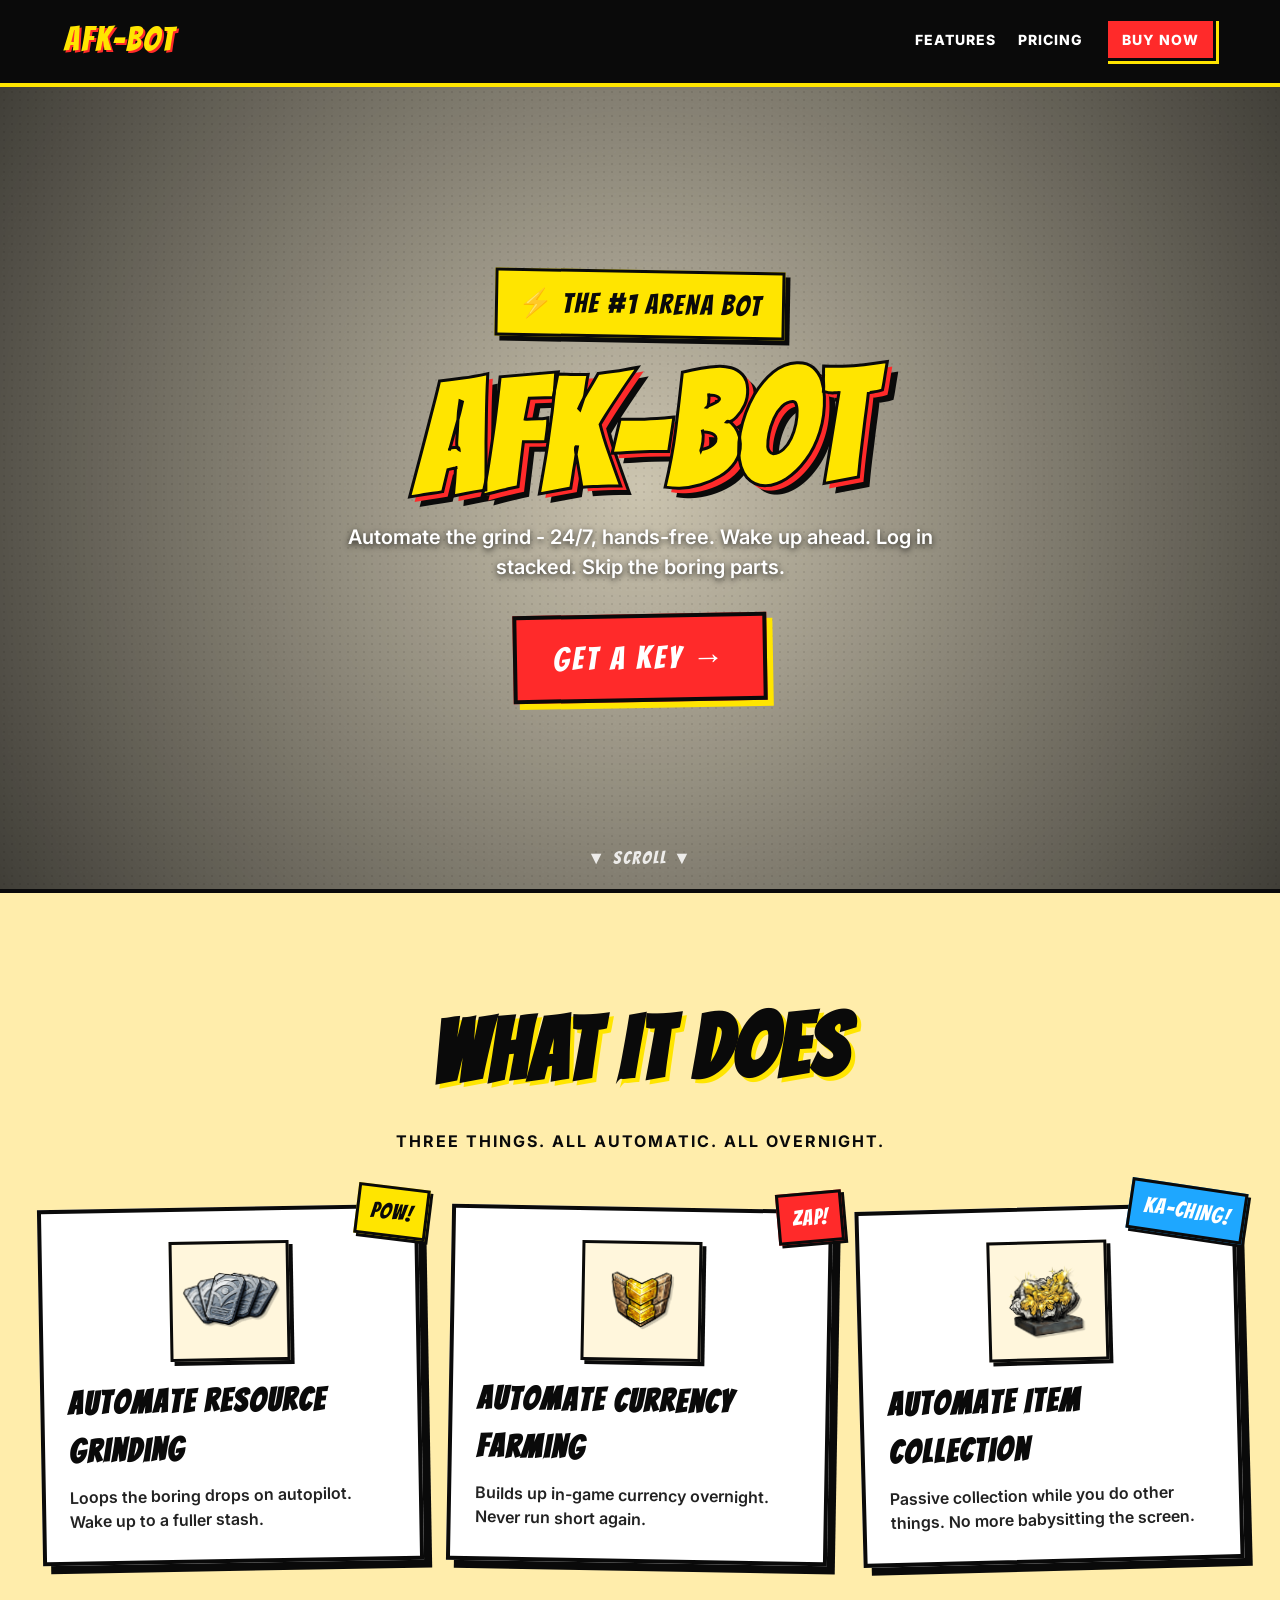
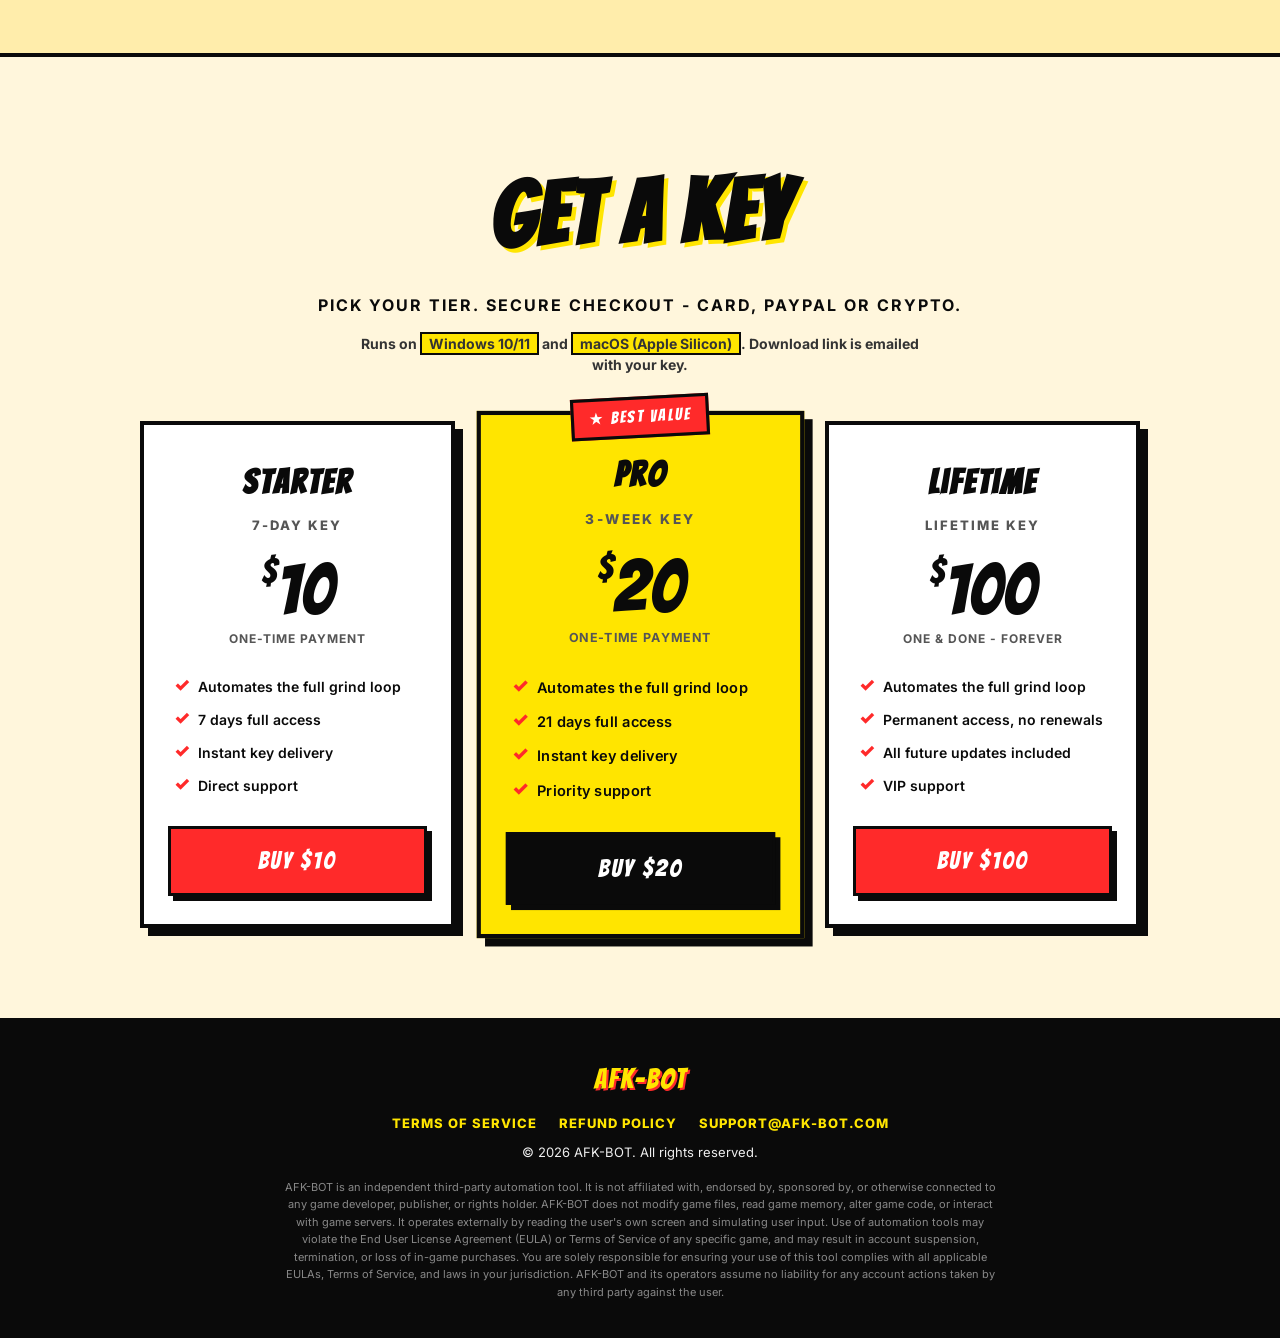
<file: index.html>
<!DOCTYPE html>
<html lang="en">
<head>
<meta charset="UTF-8" />
<meta name="viewport" content="width=device-width, initial-scale=1.0" />
<title>AFK-BOT - Automate the Grind</title>
<meta name="description" content="AFK-BOT: the ultimate arena automation tool. Automate repetitive in-game tasks - 24/7, hands-free." />
<link rel="preconnect" href="https://fonts.googleapis.com">
<link rel="preconnect" href="https://fonts.gstatic.com" crossorigin>
<link href="https://fonts.googleapis.com/css2?family=Bangers&family=Bungee&family=Permanent+Marker&family=Inter:wght@400;600;800&display=swap" rel="stylesheet">
<style>
  /* ============================================
     CONFIG — Komerza checkout overlay.
     Buy buttons carry data-kmrza-product-id and
     data-kmrza-variant-id. The Komerza embed script at
     the bottom of <body> binds them on Komerza.init()
     and opens the checkout overlay. The IDs come from
     the Komerza dashboard (product "afk bot", variants
     Starter/Pro/Lifetime); keep the prices below in
     sync with the variant prices there.
     ============================================ */
  :root {
    --yellow: #FFE500;
    --red: #FF2A2A;
    --blue: #1EA7FF;
    --pink: #FF3DB4;
    --ink: #0A0A0A;
    --paper: #FFF6DC;
    --paper-2: #FFEDAB;
    --border-w: 4px;
  }
  * { box-sizing: border-box; margin: 0; padding: 0; }
  html { scroll-behavior: smooth; }
  body {
    font-family: 'Inter', system-ui, sans-serif;
    background: var(--paper);
    color: var(--ink);
    overflow-x: hidden;
    line-height: 1.5;
  }
  /* Halftone overlay for a subtle comic texture */
  body::before {
    content: "";
    position: fixed;
    inset: 0;
    background-image: radial-gradient(rgba(10,10,10,0.08) 1px, transparent 1.4px);
    background-size: 8px 8px;
    pointer-events: none;
    z-index: 0;
  }
  main, nav, footer { position: relative; z-index: 1; }
  /* ============================================
     NAV
     ============================================ */
  nav {
    position: sticky;
    top: 0;
    z-index: 50;
    background: var(--ink);
    border-bottom: var(--border-w) solid var(--ink);
    box-shadow: 0 4px 0 var(--yellow);
  }
  .nav-inner {
    max-width: 1200px;
    margin: 0 auto;
    padding: 14px 24px;
    display: flex;
    align-items: center;
    justify-content: space-between;
    gap: 16px;
  }
  .logo {
    font-family: 'Bangers', 'Bungee', sans-serif;
    font-size: 34px;
    letter-spacing: 2px;
    color: var(--yellow);
    text-shadow: 2px 2px 0 var(--red);
    user-select: none;
  }
  .nav-links { display: flex; gap: 22px; align-items: center; }
  .nav-links a {
    color: #fff;
    text-decoration: none;
    font-weight: 800;
    font-size: 14px;
    letter-spacing: 1px;
    text-transform: uppercase;
  }
  .nav-links a:hover { color: var(--yellow); }
  .nav-cta {
    background: var(--red);
    color: #fff !important;
    padding: 8px 14px;
    border: 3px solid var(--ink);
    box-shadow: 3px 3px 0 var(--yellow);
    transition: transform .1s;
  }
  .nav-cta:hover { transform: translate(-2px,-2px); box-shadow: 5px 5px 0 var(--yellow); color: #fff !important; }
  @media (max-width: 600px) {
    .nav-links a:not(.nav-cta) { display: none; }
    .logo { font-size: 26px; }
  }
  /* ============================================
     HERO
     ============================================ */
  .hero {
    position: relative;
    min-height: 90vh;
    overflow: hidden;
    display: flex;
    align-items: center;
    justify-content: center;
    text-align: center;
    border-bottom: var(--border-w) solid var(--ink);
  }
  .hero video {
    position: absolute;
    inset: 0;
    width: 100%;
    height: 100%;
    object-fit: cover;
    z-index: 0;
  }
  .hero::after {
    content: "";
    position: absolute;
    inset: 0;
    background:
      radial-gradient(circle at center, rgba(0,0,0,0.2), rgba(0,0,0,0.75)),
      radial-gradient(rgba(255,255,255,0.06) 1px, transparent 1.2px) 0 0 / 6px 6px;
    z-index: 1;
  }
  .hero-inner {
    position: relative;
    z-index: 2;
    padding: 80px 24px;
    max-width: 1000px;
  }
  .hero h1 {
    font-family: 'Bangers', sans-serif;
    font-size: clamp(56px, 12vw, 160px);
    line-height: .9;
    letter-spacing: 3px;
    color: var(--yellow);
    -webkit-text-stroke: 3px var(--ink);
    text-shadow:
      5px 5px 0 var(--red),
      10px 10px 0 var(--ink);
    transform: rotate(-2deg);
    margin-bottom: 18px;
  }
  .hero .tag {
    display: inline-block;
    background: var(--yellow);
    color: var(--ink);
    padding: 10px 20px;
    border: 3px solid var(--ink);
    box-shadow: 5px 5px 0 var(--ink);
    font-family: 'Bangers', sans-serif;
    font-size: clamp(18px, 2.2vw, 28px);
    letter-spacing: 2px;
    transform: rotate(1deg);
    margin-bottom: 28px;
  }
  .hero p.sub {
    color: #fff;
    font-size: clamp(15px, 1.6vw, 20px);
    max-width: 620px;
    margin: 0 auto 32px;
    font-weight: 600;
    text-shadow: 0 2px 6px rgba(0,0,0,0.8);
  }
  .btn-big {
    display: inline-block;
    background: var(--red);
    color: #fff;
    font-family: 'Bangers', sans-serif;
    font-size: 32px;
    letter-spacing: 3px;
    padding: 16px 36px;
    border: 4px solid var(--ink);
    box-shadow: 6px 6px 0 var(--yellow);
    text-decoration: none;
    transform: rotate(-1deg);
    transition: transform .1s, box-shadow .1s;
  }
  .btn-big:hover {
    transform: rotate(-1deg) translate(-3px,-3px);
    box-shadow: 9px 9px 0 var(--yellow);
  }
  .scroll-hint {
    position: absolute;
    bottom: 18px;
    left: 50%;
    transform: translateX(-50%);
    color: #fff;
    font-family: 'Bangers', sans-serif;
    letter-spacing: 2px;
    font-size: 18px;
    z-index: 2;
    opacity: .85;
    animation: bounce 1.6s infinite;
  }
  @keyframes bounce {
    0%, 100% { transform: translate(-50%, 0); }
    50% { transform: translate(-50%, 8px); }
  }
  /* ============================================
     SECTIONS
     ============================================ */
  section {
    padding: 90px 24px;
    border-bottom: var(--border-w) solid var(--ink);
    position: relative;
  }
  .container {
    max-width: 1200px;
    margin: 0 auto;
  }
  .section-title {
    font-family: 'Bangers', sans-serif;
    font-size: clamp(44px, 7vw, 88px);
    letter-spacing: 2px;
    color: var(--ink);
    text-align: center;
    transform: rotate(-1deg);
    margin-bottom: 14px;
    text-shadow: 4px 4px 0 var(--yellow);
  }
  .section-sub {
    text-align: center;
    font-weight: 700;
    font-size: 16px;
    text-transform: uppercase;
    letter-spacing: 2px;
    color: var(--ink);
    margin-bottom: 54px;
  }
  /* ============================================
     FEATURES — comic panels
     ============================================ */
  #features { background: var(--paper-2); }
  .panels {
    display: grid;
    grid-template-columns: repeat(auto-fit, minmax(260px, 1fr));
    gap: 28px;
  }
  .panel {
    background: #fff;
    border: var(--border-w) solid var(--ink);
    box-shadow: 8px 8px 0 var(--ink);
    padding: 30px 24px 28px;
    position: relative;
    transition: transform .15s, box-shadow .15s;
  }
  .panel:nth-child(1) { transform: rotate(-1deg); }
  .panel:nth-child(2) { transform: rotate(1deg); }
  .panel:nth-child(3) { transform: rotate(-1.5deg); }
  .panel:nth-child(1):hover { transform: rotate(-1deg) translate(-3px, -3px); box-shadow: 11px 11px 0 var(--ink); }
  .panel:nth-child(2):hover { transform: rotate(1deg) translate(-3px, -3px); box-shadow: 11px 11px 0 var(--ink); }
  .panel:nth-child(3):hover { transform: rotate(-1.5deg) translate(-3px, -3px); box-shadow: 11px 11px 0 var(--ink); }
  .sfx {
    position: absolute;
    top: -22px;
    right: -14px;
    background: var(--yellow);
    border: 3px solid var(--ink);
    font-family: 'Bangers', sans-serif;
    font-size: 22px;
    letter-spacing: 1px;
    padding: 6px 12px;
    transform: rotate(8deg);
    box-shadow: 3px 3px 0 var(--ink);
  }
  .panel:nth-child(2) .sfx { background: var(--red); color: #fff; transform: rotate(-6deg); }
  .panel:nth-child(3) .sfx { background: var(--blue); color: #fff; transform: rotate(10deg); }
  .panel-icon {
    width: 120px;
    height: 120px;
    margin: 0 auto 16px;
    display: flex;
    align-items: center;
    justify-content: center;
    background: var(--paper);
    border: 3px solid var(--ink);
    box-shadow: 4px 4px 0 var(--ink);
    overflow: hidden;
  }
  .panel-icon img {
    width: 100%;
    height: 100%;
    object-fit: contain;
    display: block;
    filter: drop-shadow(2px 2px 0 rgba(0,0,0,0.2));
  }
  .panel h3 {
    font-family: 'Bangers', sans-serif;
    font-size: 32px;
    letter-spacing: 2px;
    margin-bottom: 10px;
  }
  .panel p {
    font-weight: 600;
    color: #222;
  }
  /* ============================================
     PRICING
     ============================================ */
  #pricing { background: var(--paper); }
  .pricing-grid {
    display: grid;
    grid-template-columns: repeat(auto-fit, minmax(260px, 1fr));
    gap: 28px;
    max-width: 1000px;
    margin: 0 auto;
  }
  .tier {
    position: relative;
    background: #fff;
    border: var(--border-w) solid var(--ink);
    box-shadow: 8px 8px 0 var(--ink);
    padding: 32px 24px 28px;
    text-align: center;
    transition: transform .15s, box-shadow .15s;
  }
  .tier:hover { transform: translate(-3px, -3px); box-shadow: 11px 11px 0 var(--ink); }
  .tier.featured {
    background: var(--yellow);
    transform: scale(1.04);
  }
  .tier.featured:hover { transform: scale(1.04) translate(-3px, -3px); }
  .tier-badge {
    position: absolute;
    top: -18px;
    left: 50%;
    transform: translateX(-50%) rotate(-3deg);
    background: var(--red);
    color: #fff;
    font-family: 'Bangers', sans-serif;
    font-size: 16px;
    letter-spacing: 2px;
    padding: 5px 14px;
    border: 3px solid var(--ink);
    white-space: nowrap;
  }
  .tier h3 {
    font-family: 'Bangers', sans-serif;
    font-size: 34px;
    letter-spacing: 2px;
    margin-bottom: 8px;
  }
  .tier .duration {
    font-weight: 800;
    font-size: 13px;
    text-transform: uppercase;
    letter-spacing: 2px;
    color: #555;
    margin-bottom: 18px;
  }
  .tier .price {
    font-family: 'Bangers', sans-serif;
    font-size: 72px;
    line-height: 1;
    color: var(--ink);
    margin-bottom: 4px;
  }
  .tier .price .dollar { font-size: 36px; vertical-align: top; }
  .tier .price-note {
    font-weight: 700;
    font-size: 12px;
    letter-spacing: 1px;
    text-transform: uppercase;
    color: #555;
    margin-bottom: 22px;
  }
  .tier ul {
    list-style: none;
    text-align: left;
    margin-bottom: 24px;
    padding: 0 6px;
  }
  .tier ul li {
    padding: 6px 0;
    font-weight: 600;
    font-size: 14px;
    display: flex;
    align-items: flex-start;
    gap: 8px;
  }
  .tier ul li::before {
    content: "✓";
    font-weight: 900;
    color: var(--red);
    font-size: 18px;
    line-height: 1;
  }
  .buy-btn {
    display: block;
    width: 100%;
    background: var(--red);
    color: #fff;
    font-family: 'Bangers', sans-serif;
    font-size: 24px;
    letter-spacing: 2px;
    padding: 14px;
    border: 3px solid var(--ink);
    box-shadow: 5px 5px 0 var(--ink);
    text-decoration: none;
    cursor: pointer;
    transition: transform .1s, box-shadow .1s;
  }
  .buy-btn:hover { transform: translate(-2px,-2px); box-shadow: 7px 7px 0 var(--ink); }
  .tier.featured .buy-btn { background: var(--ink); }
  .platforms {
    text-align: center;
    font-weight: 700;
    font-size: 14px;
    color: #333;
    margin: -38px auto 46px;
    max-width: 560px;
  }
  .platforms strong { background: var(--yellow); border: 2px solid var(--ink); padding: 1px 7px; white-space: nowrap; }
  /* ============================================
     FOOTER
     ============================================ */
  footer {
    background: var(--ink);
    color: #eee;
    text-align: center;
    padding: 36px 24px;
    font-size: 13px;
  }
  footer .logo { font-size: 28px; margin-bottom: 8px; }
  footer .disclaimer {
    max-width: 720px;
    margin: 16px auto 0;
    font-size: 11px;
    color: #888;
    line-height: 1.6;
  }
  .footer-links {
    display: flex;
    flex-wrap: wrap;
    justify-content: center;
    gap: 10px 22px;
    margin: 14px 0 10px;
  }
  .footer-links a {
    color: var(--yellow);
    font-weight: 800;
    font-size: 13px;
    letter-spacing: 1px;
    text-transform: uppercase;
    text-decoration: none;
  }
  .footer-links a:hover { text-decoration: underline; }
</style>
</head>
<body>
<nav>
  <div class="nav-inner">
    <div class="logo">AFK-BOT</div>
    <div class="nav-links">
      <a href="#features">Features</a>
      <a href="#pricing">Pricing</a>
      <a href="#pricing" class="nav-cta">Buy Now</a>
    </div>
  </div>
</nav>
<main>
<!-- ============= HERO ============= -->
<section class="hero" style="padding:0;">
  <video autoplay muted loop playsinline>
    <source src="assets/hero.mp4" type="video/mp4">
  </video>
  <div class="hero-inner">
    <span class="tag">⚡ THE #1 ARENA BOT</span>
    <h1>AFK-BOT</h1>
    <p class="sub">Automate the grind - 24/7, hands-free. Wake up ahead. Log in stacked. Skip the boring parts.</p>
    <a href="#pricing" class="btn-big">GET A KEY →</a>
  </div>
  <div class="scroll-hint">▼ SCROLL ▼</div>
</section>
<!-- ============= FEATURES ============= -->
<section id="features">
  <div class="container">
    <h2 class="section-title">WHAT IT DOES</h2>
    <p class="section-sub">Three things. All automatic. All overnight.</p>
    <div class="panels">
      <div class="panel">
        <span class="sfx">POW!</span>
        <div class="panel-icon"><img src="assets/resources.png" alt="Automated resource grinding" /></div>
        <h3>Automate Resource Grinding</h3>
        <p>Loops the boring drops on autopilot. Wake up to a fuller stash.</p>
      </div>
      <div class="panel">
        <span class="sfx">ZAP!</span>
        <div class="panel-icon"><img src="assets/currency.png" alt="Automated currency farming" /></div>
        <h3>Automate Currency Farming</h3>
        <p>Builds up in-game currency overnight. Never run short again.</p>
      </div>
      <div class="panel">
        <span class="sfx">KA-CHING!</span>
        <div class="panel-icon"><img src="assets/items.png" alt="Automated item collection" /></div>
        <h3>Automate Item Collection</h3>
        <p>Passive collection while you do other things. No more babysitting the screen.</p>
      </div>
    </div>
  </div>
</section>
<!-- ============= PRICING ============= -->
<section id="pricing">
  <div class="container">
    <h2 class="section-title">GET A KEY</h2>
    <p class="section-sub">Pick your tier. Secure checkout - card, PayPal or crypto.</p>
    <p class="platforms">Runs on <strong>Windows 10/11</strong> and <strong>macOS (Apple Silicon)</strong>. Download link is emailed with your key.</p>
    <div class="pricing-grid">
      <!-- 7 DAY -->
      <div class="tier">
        <h3>Starter</h3>
        <div class="duration">7-DAY KEY</div>
        <div class="price"><span class="dollar">$</span>10</div>
        <div class="price-note">One-Time Payment</div>
        <ul>
          <li>Automates the full grind loop</li>
          <li>7 days full access</li>
          <li>Instant key delivery</li>
          <li>Direct support</li>
        </ul>
        <a href="#" class="buy-btn" data-tier="7-day" data-kmrza-product-id="ff44e9c4-5047-4175-a0ae-22f482cab789" data-kmrza-variant-id="09980c7f-fada-492e-8fc8-6f499513a420" data-kmrza-theme="dark">BUY $10</a>
      </div>
      <!-- 3 WEEK (featured) -->
      <div class="tier featured">
        <span class="tier-badge">★ BEST VALUE</span>
        <h3>Pro</h3>
        <div class="duration">3-WEEK KEY</div>
        <div class="price"><span class="dollar">$</span>20</div>
        <div class="price-note">One-Time Payment</div>
        <ul>
          <li>Automates the full grind loop</li>
          <li>21 days full access</li>
          <li>Instant key delivery</li>
          <li>Priority support</li>
        </ul>
        <a href="#" class="buy-btn" data-tier="3-week" data-kmrza-product-id="ff44e9c4-5047-4175-a0ae-22f482cab789" data-kmrza-variant-id="e63d398c-a1e2-48a9-984c-7ed325dc367b" data-kmrza-theme="dark">BUY $20</a>
      </div>
      <!-- LIFETIME -->
      <div class="tier">
        <h3>Lifetime</h3>
        <div class="duration">LIFETIME KEY</div>
        <div class="price"><span class="dollar">$</span>100</div>
        <div class="price-note">One & Done - Forever</div>
        <ul>
          <li>Automates the full grind loop</li>
          <li>Permanent access, no renewals</li>
          <li>All future updates included</li>
          <li>VIP support</li>
        </ul>
        <a href="#" class="buy-btn" data-tier="lifetime" data-kmrza-product-id="ff44e9c4-5047-4175-a0ae-22f482cab789" data-kmrza-variant-id="e7a607f8-68b5-43a2-8679-a6cfb0946200" data-kmrza-theme="dark">BUY $100</a>
      </div>
    </div>
  </div>
</section>
</main>
<footer>
  <div class="logo">AFK-BOT</div>
  <div class="footer-links">
    <a href="terms.html">Terms of Service</a>
    <a href="refund-policy.html">Refund Policy</a>
    <a href="mailto:support@afk-bot.com">support@afk-bot.com</a>
  </div>
  <div>© 2026 AFK-BOT. All rights reserved.</div>
  <div class="disclaimer">
    AFK-BOT is an independent third-party automation tool. It is not affiliated with, endorsed by, sponsored by, or otherwise connected to any game developer, publisher, or rights holder. AFK-BOT does not modify game files, read game memory, alter game code, or interact with game servers. It operates externally by reading the user's own screen and simulating user input. Use of automation tools may violate the End User License Agreement (EULA) or Terms of Service of any specific game, and may result in account suspension, termination, or loss of in-game purchases. You are solely responsible for ensuring your use of this tool complies with all applicable EULAs, Terms of Service, and laws in your jurisdiction. AFK-BOT and its operators assume no liability for any account actions taken by any third party against the user.
  </div>
</footer>
<!-- Komerza checkout overlay -->
<script src="https://checkout.komerza.com/embed/embed.iife.js"></script>
<script>
  document.addEventListener("DOMContentLoaded", function () {
    if (window.Komerza) Komerza.init();
  });
</script>
</body>
</html>
</file>
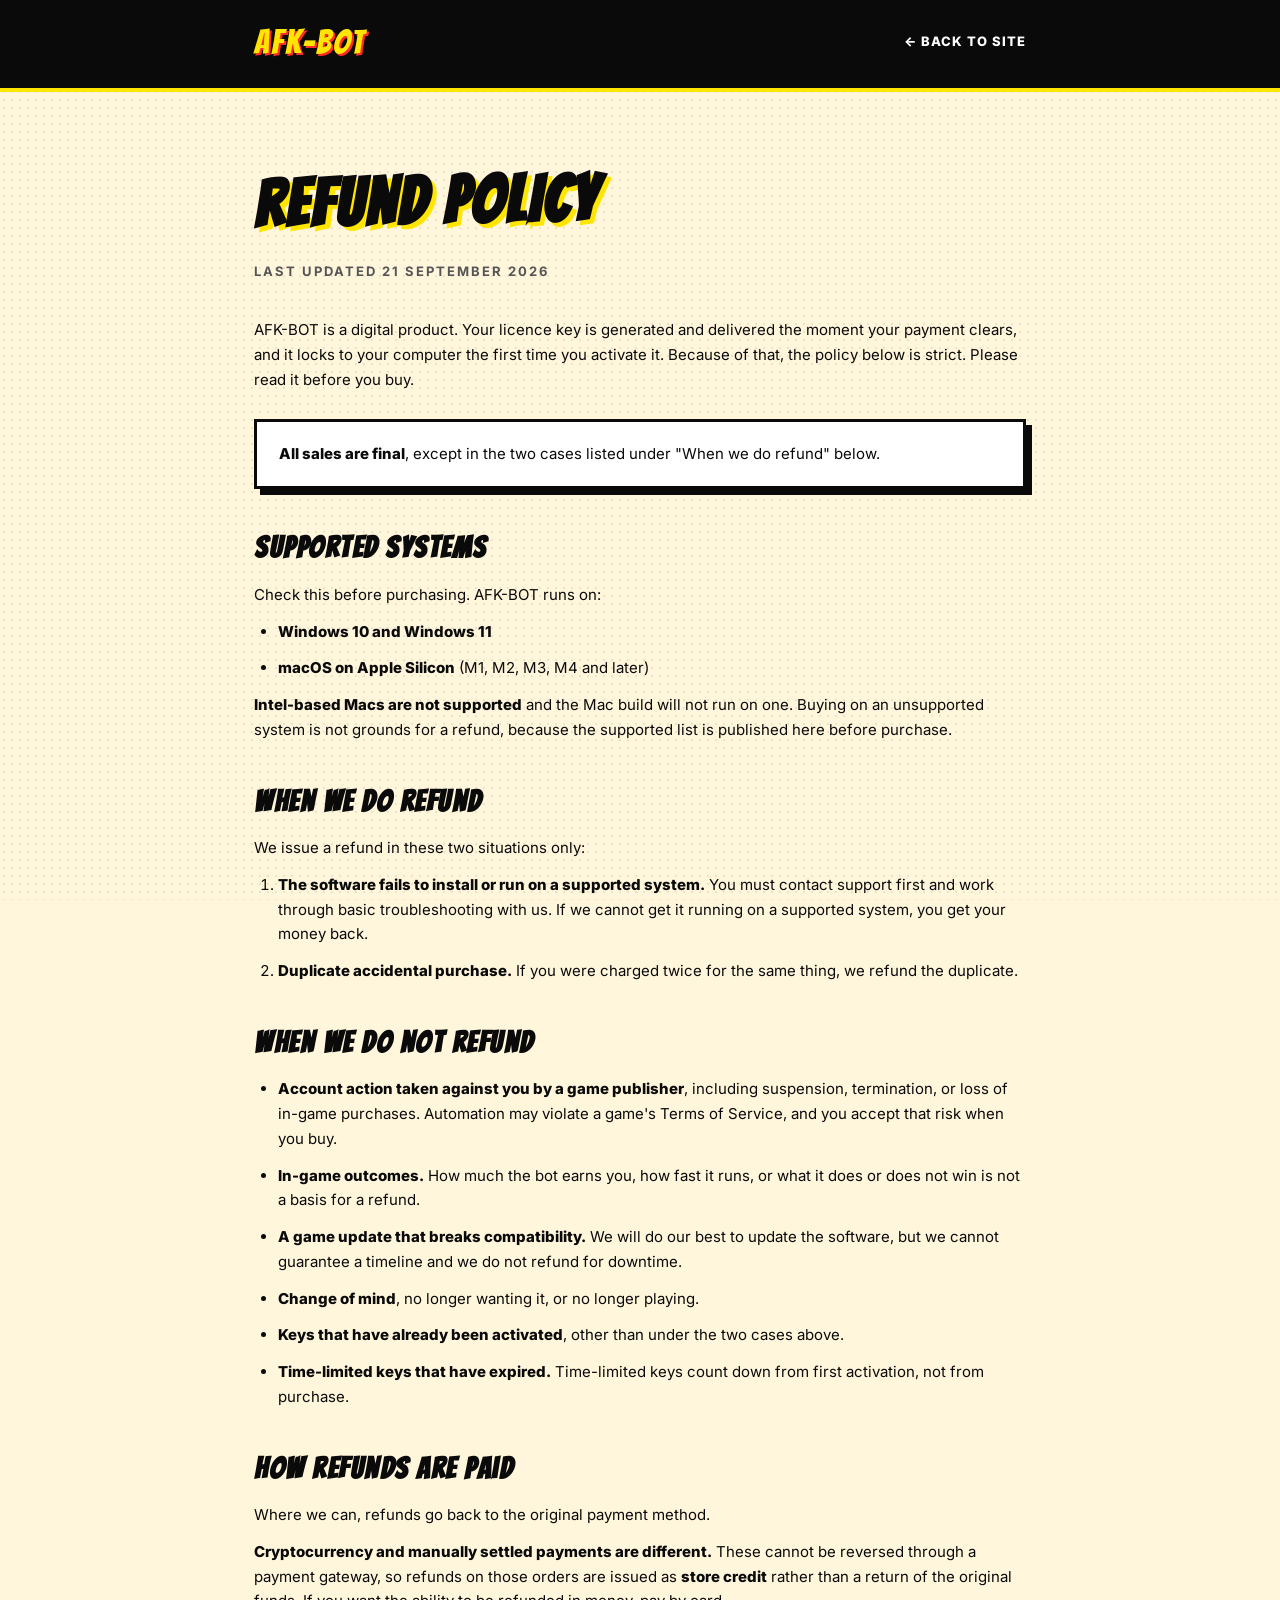
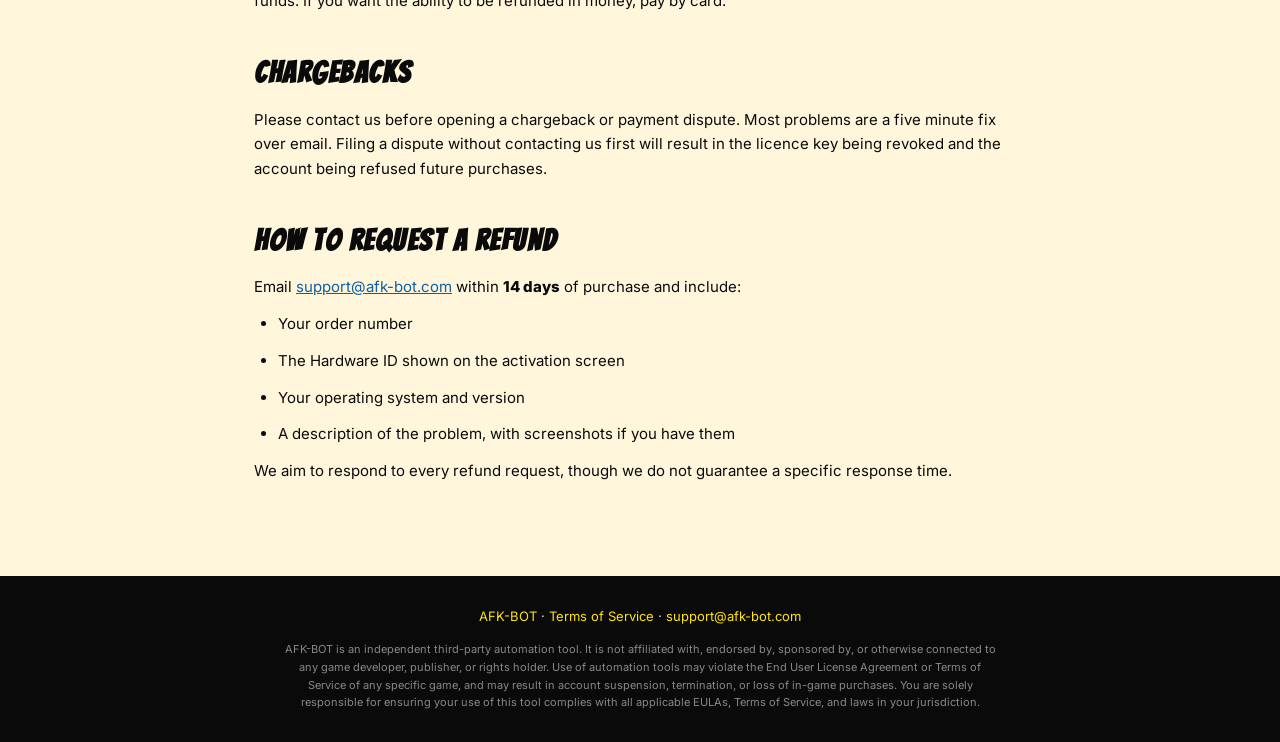
<file: refund-policy.html>
<!DOCTYPE html>
<html lang="en">
<head>
<meta charset="UTF-8" />
<meta name="viewport" content="width=device-width, initial-scale=1.0" />
<title>AFK-BOT - Refund Policy</title>
<meta name="description" content="AFK-BOT refund policy: when refunds are issued, when they are not, and how to request one." />
<meta name="robots" content="noindex" />
<link rel="preconnect" href="https://fonts.googleapis.com">
<link rel="preconnect" href="https://fonts.gstatic.com" crossorigin>
<link href="https://fonts.googleapis.com/css2?family=Bangers&family=Inter:wght@400;600;800&display=swap" rel="stylesheet">
<link rel="stylesheet" href="legal.css">
</head>
<body>
<nav>
  <div class="nav-inner">
    <a href="index.html" class="logo">AFK-BOT</a>
    <a href="index.html" class="back">&larr; Back to site</a>
  </div>
</nav>
<main>
  <h1>REFUND POLICY</h1>
  <div class="updated">Last updated 21 September 2026</div>

  <p>AFK-BOT is a digital product. Your licence key is generated and delivered the moment your payment clears, and it locks to your computer the first time you activate it. Because of that, the policy below is strict. Please read it before you buy.</p>

  <div class="callout">
    <p><strong>All sales are final</strong>, except in the two cases listed under "When we do refund" below.</p>
  </div>

  <h2>Supported systems</h2>
  <p>Check this before purchasing. AFK-BOT runs on:</p>
  <ul>
    <li><strong>Windows 10 and Windows 11</strong></li>
    <li><strong>macOS on Apple Silicon</strong> (M1, M2, M3, M4 and later)</li>
  </ul>
  <p><strong>Intel-based Macs are not supported</strong> and the Mac build will not run on one. Buying on an unsupported system is not grounds for a refund, because the supported list is published here before purchase.</p>

  <h2>When we do refund</h2>
  <p>We issue a refund in these two situations only:</p>
  <ol>
    <li><strong>The software fails to install or run on a supported system.</strong> You must contact support first and work through basic troubleshooting with us. If we cannot get it running on a supported system, you get your money back.</li>
    <li><strong>Duplicate accidental purchase.</strong> If you were charged twice for the same thing, we refund the duplicate.</li>
  </ol>

  <h2>When we do not refund</h2>
  <ul>
    <li><strong>Account action taken against you by a game publisher</strong>, including suspension, termination, or loss of in-game purchases. Automation may violate a game's Terms of Service, and you accept that risk when you buy.</li>
    <li><strong>In-game outcomes.</strong> How much the bot earns you, how fast it runs, or what it does or does not win is not a basis for a refund.</li>
    <li><strong>A game update that breaks compatibility.</strong> We will do our best to update the software, but we cannot guarantee a timeline and we do not refund for downtime.</li>
    <li><strong>Change of mind</strong>, no longer wanting it, or no longer playing.</li>
    <li><strong>Keys that have already been activated</strong>, other than under the two cases above.</li>
    <li><strong>Time-limited keys that have expired.</strong> Time-limited keys count down from first activation, not from purchase.</li>
  </ul>

  <h2>How refunds are paid</h2>
  <p>Where we can, refunds go back to the original payment method.</p>
  <p><strong>Cryptocurrency and manually settled payments are different.</strong> These cannot be reversed through a payment gateway, so refunds on those orders are issued as <strong>store credit</strong> rather than a return of the original funds. If you want the ability to be refunded in money, pay by card.</p>

  <h2>Chargebacks</h2>
  <p>Please contact us before opening a chargeback or payment dispute. Most problems are a five minute fix over email. Filing a dispute without contacting us first will result in the licence key being revoked and the account being refused future purchases.</p>

  <h2>How to request a refund</h2>
  <p>Email <a href="mailto:support@afk-bot.com">support@afk-bot.com</a> within <strong>14 days</strong> of purchase and include:</p>
  <ul>
    <li>Your order number</li>
    <li>The Hardware ID shown on the activation screen</li>
    <li>Your operating system and version</li>
    <li>A description of the problem, with screenshots if you have them</li>
  </ul>
  <p>We aim to respond to every refund request, though we do not guarantee a specific response time.</p>
</main>
<footer>
  <div><a href="index.html">AFK-BOT</a> &middot; <a href="terms.html">Terms of Service</a> &middot; <a href="mailto:support@afk-bot.com">support@afk-bot.com</a></div>
  <div class="disclaimer">
    AFK-BOT is an independent third-party automation tool. It is not affiliated with, endorsed by, sponsored by, or otherwise connected to any game developer, publisher, or rights holder. Use of automation tools may violate the End User License Agreement or Terms of Service of any specific game, and may result in account suspension, termination, or loss of in-game purchases. You are solely responsible for ensuring your use of this tool complies with all applicable EULAs, Terms of Service, and laws in your jurisdiction.
  </div>
</footer>
</body>
</html>
</file>
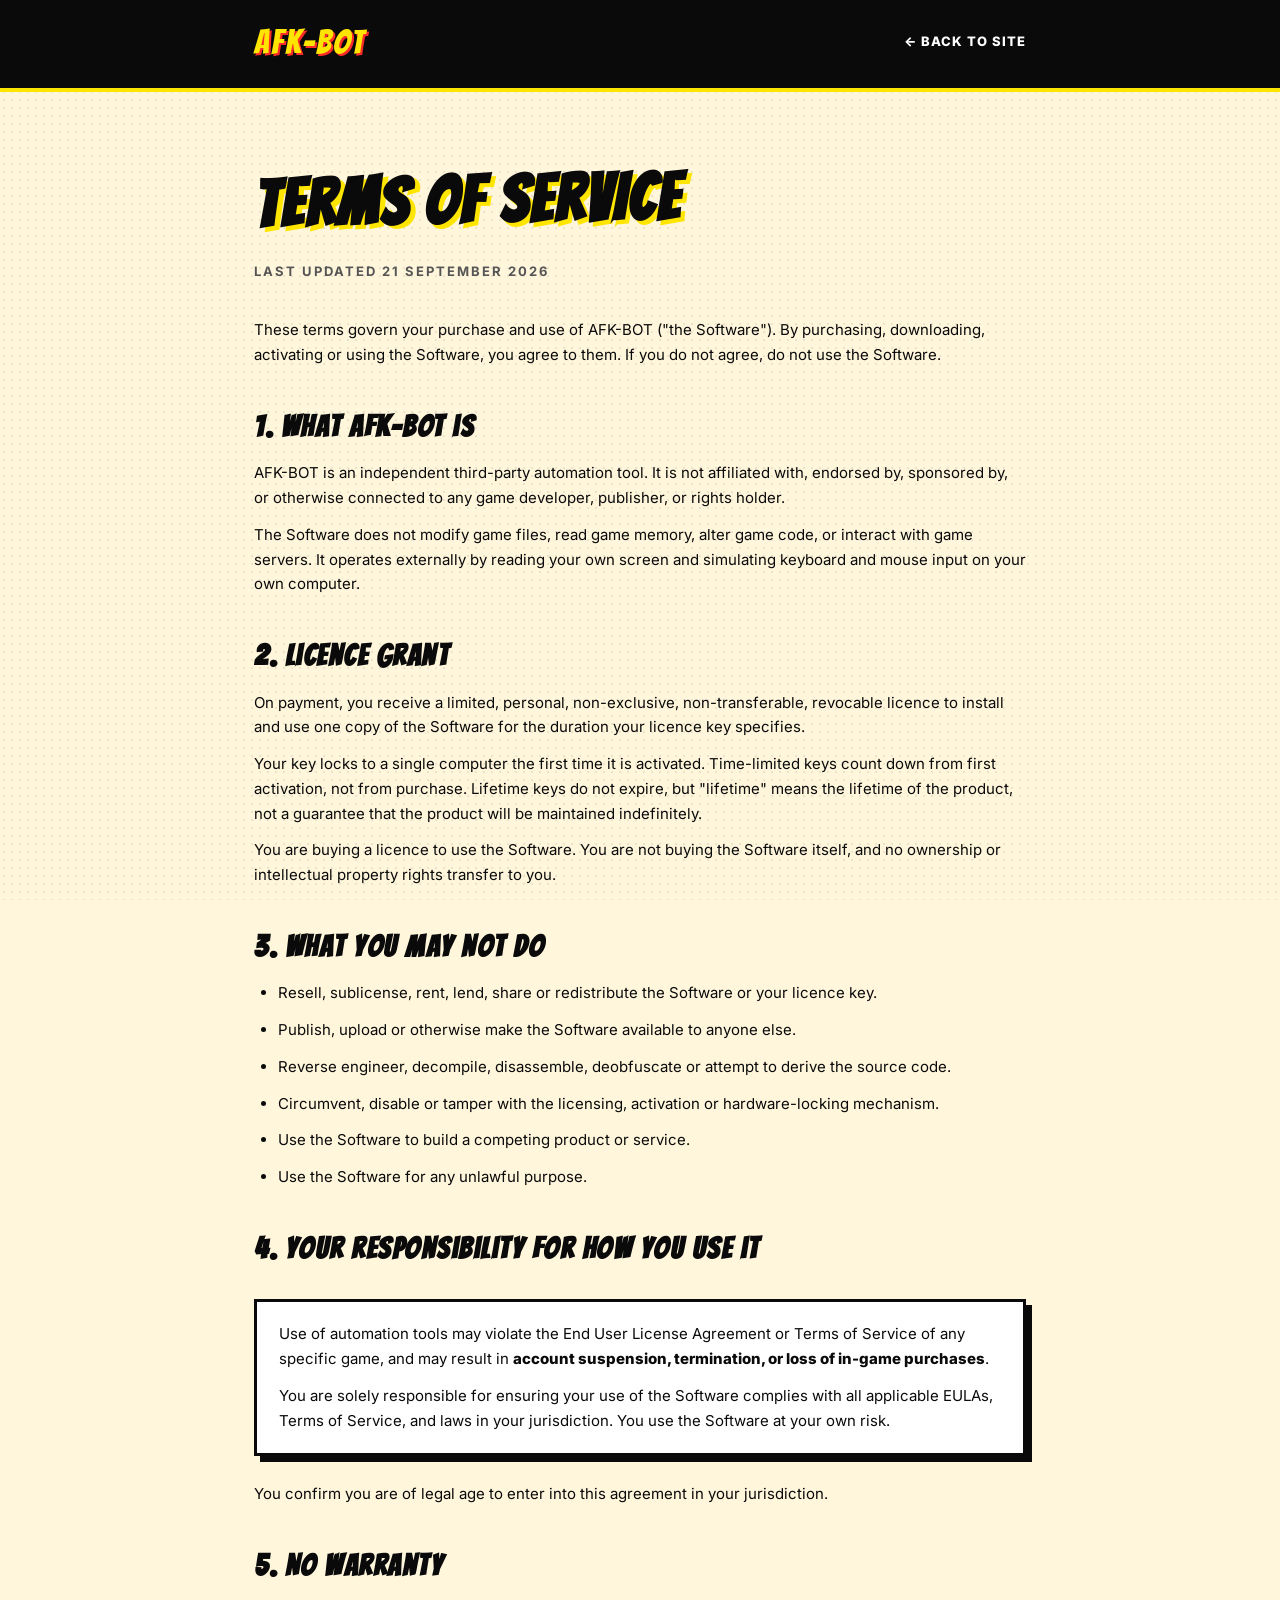
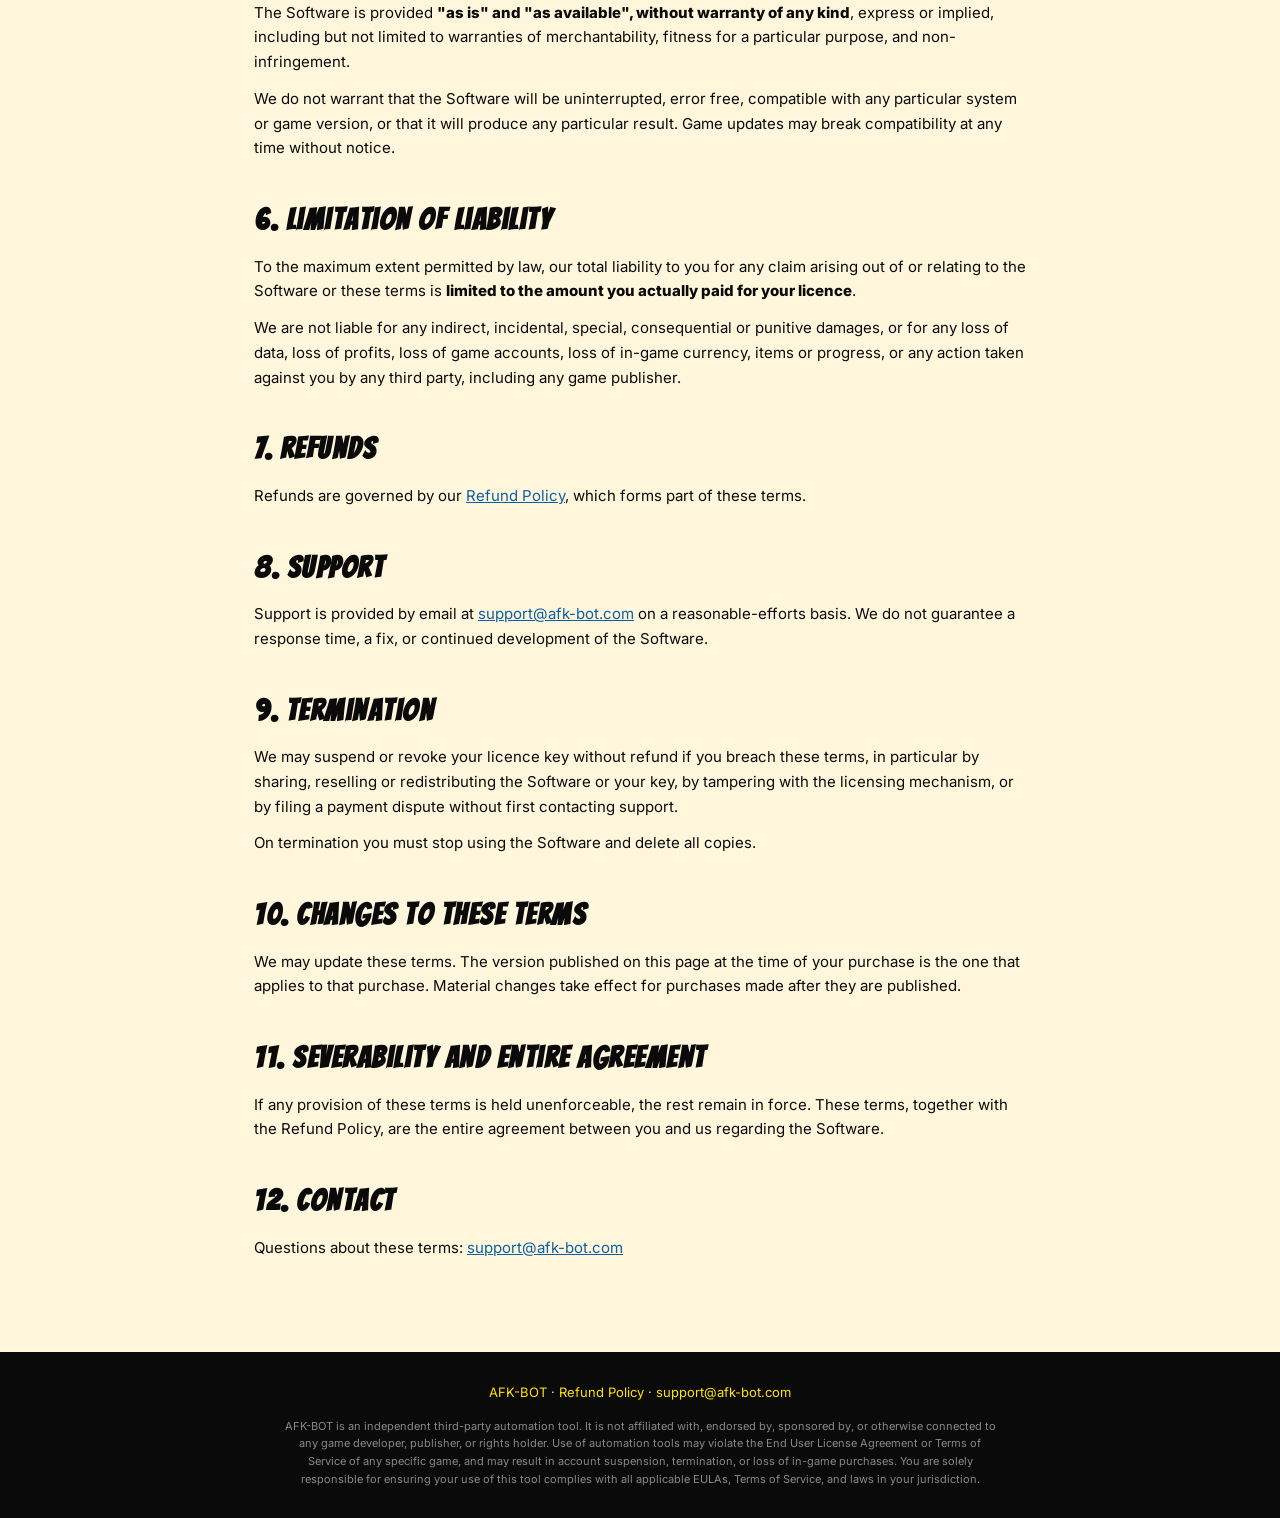
<file: terms.html>
<!DOCTYPE html>
<html lang="en">
<head>
<meta charset="UTF-8" />
<meta name="viewport" content="width=device-width, initial-scale=1.0" />
<title>AFK-BOT - Terms of Service</title>
<meta name="description" content="AFK-BOT Terms of Service: licence grant, permitted use, warranty disclaimer and limitation of liability." />
<meta name="robots" content="noindex" />
<link rel="preconnect" href="https://fonts.googleapis.com">
<link rel="preconnect" href="https://fonts.gstatic.com" crossorigin>
<link href="https://fonts.googleapis.com/css2?family=Bangers&family=Inter:wght@400;600;800&display=swap" rel="stylesheet">
<link rel="stylesheet" href="legal.css">
</head>
<body>
<nav>
  <div class="nav-inner">
    <a href="index.html" class="logo">AFK-BOT</a>
    <a href="index.html" class="back">&larr; Back to site</a>
  </div>
</nav>
<main>
  <h1>TERMS OF SERVICE</h1>
  <div class="updated">Last updated 21 September 2026</div>

  <p>These terms govern your purchase and use of AFK-BOT ("the Software"). By purchasing, downloading, activating or using the Software, you agree to them. If you do not agree, do not use the Software.</p>

  <h2>1. What AFK-BOT is</h2>
  <p>AFK-BOT is an independent third-party automation tool. It is not affiliated with, endorsed by, sponsored by, or otherwise connected to any game developer, publisher, or rights holder.</p>
  <p>The Software does not modify game files, read game memory, alter game code, or interact with game servers. It operates externally by reading your own screen and simulating keyboard and mouse input on your own computer.</p>

  <h2>2. Licence grant</h2>
  <p>On payment, you receive a limited, personal, non-exclusive, non-transferable, revocable licence to install and use one copy of the Software for the duration your licence key specifies.</p>
  <p>Your key locks to a single computer the first time it is activated. Time-limited keys count down from first activation, not from purchase. Lifetime keys do not expire, but "lifetime" means the lifetime of the product, not a guarantee that the product will be maintained indefinitely.</p>
  <p>You are buying a licence to use the Software. You are not buying the Software itself, and no ownership or intellectual property rights transfer to you.</p>

  <h2>3. What you may not do</h2>
  <ul>
    <li>Resell, sublicense, rent, lend, share or redistribute the Software or your licence key.</li>
    <li>Publish, upload or otherwise make the Software available to anyone else.</li>
    <li>Reverse engineer, decompile, disassemble, deobfuscate or attempt to derive the source code.</li>
    <li>Circumvent, disable or tamper with the licensing, activation or hardware-locking mechanism.</li>
    <li>Use the Software to build a competing product or service.</li>
    <li>Use the Software for any unlawful purpose.</li>
  </ul>

  <h2>4. Your responsibility for how you use it</h2>
  <div class="callout">
    <p>Use of automation tools may violate the End User License Agreement or Terms of Service of any specific game, and may result in <strong>account suspension, termination, or loss of in-game purchases</strong>.</p>
    <p>You are solely responsible for ensuring your use of the Software complies with all applicable EULAs, Terms of Service, and laws in your jurisdiction. You use the Software at your own risk.</p>
  </div>
  <p>You confirm you are of legal age to enter into this agreement in your jurisdiction.</p>

  <h2>5. No warranty</h2>
  <p>The Software is provided <strong>"as is" and "as available", without warranty of any kind</strong>, express or implied, including but not limited to warranties of merchantability, fitness for a particular purpose, and non-infringement.</p>
  <p>We do not warrant that the Software will be uninterrupted, error free, compatible with any particular system or game version, or that it will produce any particular result. Game updates may break compatibility at any time without notice.</p>

  <h2>6. Limitation of liability</h2>
  <p>To the maximum extent permitted by law, our total liability to you for any claim arising out of or relating to the Software or these terms is <strong>limited to the amount you actually paid for your licence</strong>.</p>
  <p>We are not liable for any indirect, incidental, special, consequential or punitive damages, or for any loss of data, loss of profits, loss of game accounts, loss of in-game currency, items or progress, or any action taken against you by any third party, including any game publisher.</p>

  <h2>7. Refunds</h2>
  <p>Refunds are governed by our <a href="refund-policy.html">Refund Policy</a>, which forms part of these terms.</p>

  <h2>8. Support</h2>
  <p>Support is provided by email at <a href="mailto:support@afk-bot.com">support@afk-bot.com</a> on a reasonable-efforts basis. We do not guarantee a response time, a fix, or continued development of the Software.</p>

  <h2>9. Termination</h2>
  <p>We may suspend or revoke your licence key without refund if you breach these terms, in particular by sharing, reselling or redistributing the Software or your key, by tampering with the licensing mechanism, or by filing a payment dispute without first contacting support.</p>
  <p>On termination you must stop using the Software and delete all copies.</p>

  <h2>10. Changes to these terms</h2>
  <p>We may update these terms. The version published on this page at the time of your purchase is the one that applies to that purchase. Material changes take effect for purchases made after they are published.</p>

  <h2>11. Severability and entire agreement</h2>
  <p>If any provision of these terms is held unenforceable, the rest remain in force. These terms, together with the Refund Policy, are the entire agreement between you and us regarding the Software.</p>

  <h2>12. Contact</h2>
  <p>Questions about these terms: <a href="mailto:support@afk-bot.com">support@afk-bot.com</a></p>
</main>
<footer>
  <div><a href="index.html">AFK-BOT</a> &middot; <a href="refund-policy.html">Refund Policy</a> &middot; <a href="mailto:support@afk-bot.com">support@afk-bot.com</a></div>
  <div class="disclaimer">
    AFK-BOT is an independent third-party automation tool. It is not affiliated with, endorsed by, sponsored by, or otherwise connected to any game developer, publisher, or rights holder. Use of automation tools may violate the End User License Agreement or Terms of Service of any specific game, and may result in account suspension, termination, or loss of in-game purchases. You are solely responsible for ensuring your use of this tool complies with all applicable EULAs, Terms of Service, and laws in your jurisdiction.
  </div>
</footer>
</body>
</html>
</file>
<file: legal.css>
/* Shared styling for the legal pages (terms.html, refund-policy.html).
   Mirrors the palette and type of index.html without pulling in its
   full landing-page stylesheet. */
:root {
  --yellow: #FFE500;
  --red: #FF2A2A;
  --ink: #0A0A0A;
  --paper: #FFF6DC;
  --border-w: 4px;
}
* { box-sizing: border-box; margin: 0; padding: 0; }
body {
  font-family: 'Inter', system-ui, sans-serif;
  background: var(--paper);
  color: var(--ink);
  line-height: 1.65;
}
body::before {
  content: "";
  position: fixed;
  inset: 0;
  background-image: radial-gradient(rgba(10,10,10,0.08) 1px, transparent 1.4px);
  background-size: 8px 8px;
  pointer-events: none;
  z-index: 0;
}
nav, main, footer { position: relative; z-index: 1; }
nav {
  background: var(--ink);
  border-bottom: var(--border-w) solid var(--ink);
  box-shadow: 0 4px 0 var(--yellow);
}
.nav-inner {
  max-width: 820px;
  margin: 0 auto;
  padding: 14px 24px;
  display: flex;
  align-items: center;
  justify-content: space-between;
  gap: 16px;
}
.logo {
  font-family: 'Bangers', sans-serif;
  font-size: 34px;
  letter-spacing: 2px;
  color: var(--yellow);
  text-shadow: 2px 2px 0 var(--red);
  text-decoration: none;
}
.nav-inner a.back {
  color: #fff;
  font-weight: 800;
  font-size: 13px;
  letter-spacing: 1px;
  text-transform: uppercase;
  text-decoration: none;
}
.nav-inner a.back:hover { color: var(--yellow); }
main {
  max-width: 820px;
  margin: 0 auto;
  padding: 56px 24px 80px;
}
h1 {
  font-family: 'Bangers', sans-serif;
  font-size: clamp(40px, 7vw, 66px);
  letter-spacing: 2px;
  transform: rotate(-1deg);
  text-shadow: 4px 4px 0 var(--yellow);
  margin-bottom: 8px;
}
.updated {
  font-weight: 700;
  font-size: 13px;
  text-transform: uppercase;
  letter-spacing: 2px;
  color: #555;
  margin-bottom: 36px;
}
h2 {
  font-family: 'Bangers', sans-serif;
  font-size: 30px;
  letter-spacing: 1.5px;
  margin: 34px 0 10px;
}
p, li { font-size: 15px; margin-bottom: 12px; }
ul, ol { padding-left: 24px; }
strong { font-weight: 800; }
a { color: #0B5FA5; }
.callout {
  background: #fff;
  border: 3px solid var(--ink);
  box-shadow: 6px 6px 0 var(--ink);
  padding: 20px 22px;
  margin: 26px 0;
}
.callout p:last-child { margin-bottom: 0; }
footer {
  background: var(--ink);
  color: #eee;
  text-align: center;
  padding: 30px 24px;
  font-size: 13px;
}
footer a { color: var(--yellow); text-decoration: none; }
footer a:hover { text-decoration: underline; }
footer .disclaimer {
  max-width: 720px;
  margin: 14px auto 0;
  font-size: 11px;
  color: #888;
  line-height: 1.6;
}
</file>
